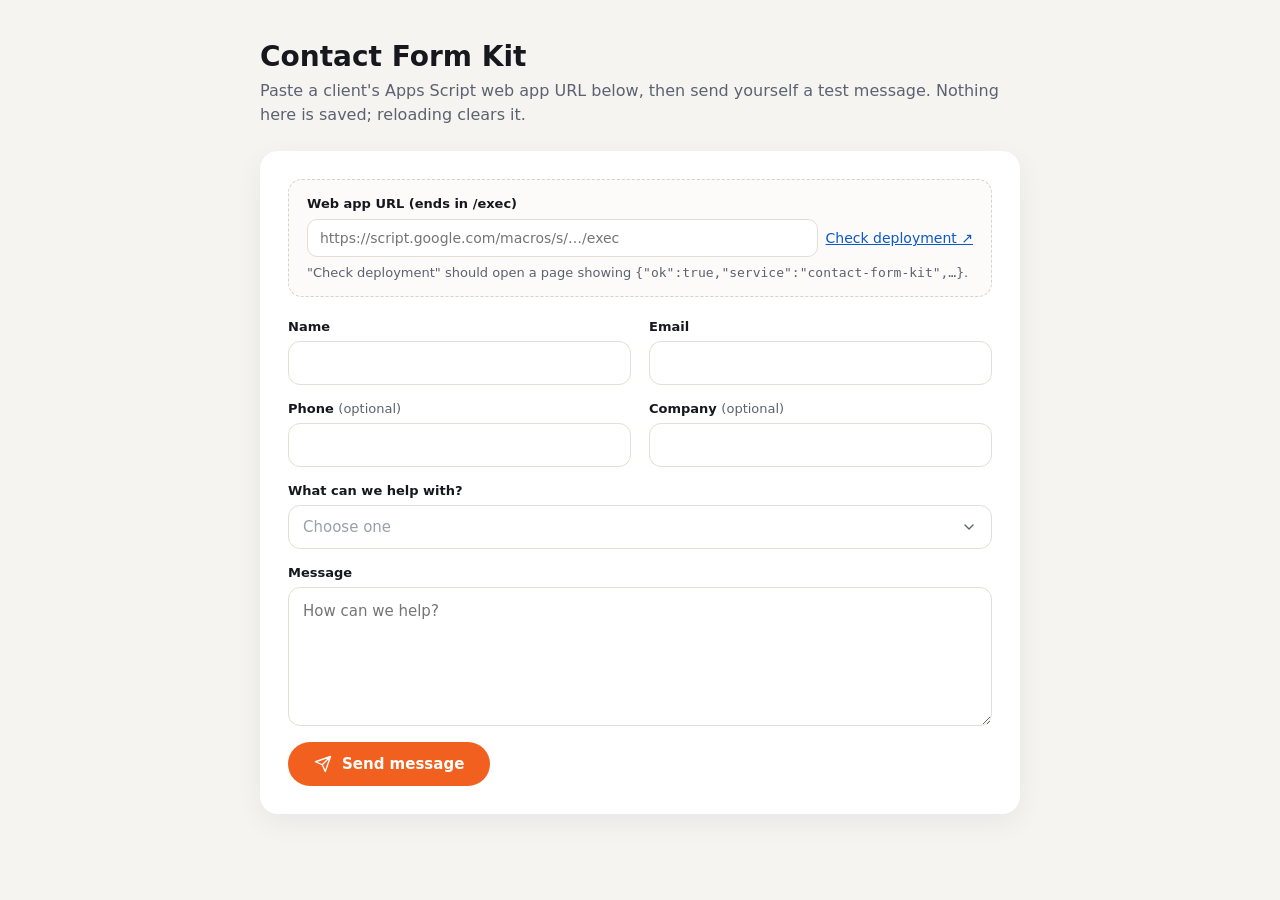
<file: demo/index.html>
<!doctype html>
<html lang="en">
<head>
  <meta charset="utf-8">
  <meta name="viewport" content="width=device-width, initial-scale=1">
  <title>Contact Form Kit Demo</title>
  <link rel="stylesheet" href="../web/contact-form.css">
  <style>
    body { margin: 0; background: #f6f4f1; color: #16181d; font-family: system-ui, -apple-system, "Segoe UI", sans-serif; }
    main { max-width: 760px; margin: 0 auto; padding: 40px 16px 60px; }
    h1 { margin: 0 0 6px; font-size: 28px; }
    .lede { margin: 0 0 24px; color: #5b6270; line-height: 1.5; }
    .card { background: #fff; border-radius: 18px; padding: 28px; box-shadow: 0 8px 28px rgba(20, 20, 30, .06); }
    .tester { margin-bottom: 22px; padding: 16px 18px; border: 1px dashed #d8d2c8; border-radius: 14px; background: #fcfbf9; }
    .tester label { display: block; font-size: 13px; font-weight: 600; margin-bottom: 8px; }
    .tester-row { display: flex; gap: 8px; flex-wrap: wrap; }
    .tester input { flex: 1 1 320px; min-width: 0; font: inherit; font-size: 14px; padding: 10px 12px; border: 1px solid #e3ded6; border-radius: 10px; }
    .tester a { align-self: center; font-size: 14px; color: #0a58ca; }
    .tester p { margin: 8px 0 0; font-size: 13px; color: #5b6270; }
    @media (max-width: 640px) { .card { padding: 20px 16px; } }
  </style>
</head>
<body>
  <main>
    <h1>Contact Form Kit</h1>
    <p class="lede">Paste a client's Apps Script web app URL below, then send yourself a test message. Nothing here is saved; reloading clears it.</p>

    <div class="card">
      <div class="tester">
        <label for="endpoint">Web app URL (ends in /exec)</label>
        <div class="tester-row">
          <input id="endpoint" type="url" placeholder="https://script.google.com/macros/s/…/exec">
          <a id="check" href="#" target="_blank" rel="noopener">Check deployment ↗</a>
        </div>
        <p>"Check deployment" should open a page showing <code>{"ok":true,"service":"contact-form-kit",…}</code>.</p>
      </div>

      <!-- Same markup as web/contact-form.html -->
      <form class="cfk-form" data-cfk-endpoint="">
        <div class="cfk-field">
          <label for="cfk-name">Name</label>
          <input id="cfk-name" name="name" type="text" autocomplete="name" required>
        </div>
        <div class="cfk-field">
          <label for="cfk-email">Email</label>
          <input id="cfk-email" name="email" type="email" autocomplete="email" required>
        </div>
        <div class="cfk-field">
          <label for="cfk-phone">Phone <span>(optional)</span></label>
          <input id="cfk-phone" name="phone" type="tel" autocomplete="tel">
        </div>
        <div class="cfk-field">
          <label for="cfk-company">Company <span>(optional)</span></label>
          <input id="cfk-company" name="company" type="text" autocomplete="organization">
        </div>
        <div class="cfk-field cfk-full">
          <label for="cfk-topic">What can we help with?</label>
          <select id="cfk-topic" name="topic" required>
            <option value="" disabled selected>Choose one</option>
            <option>Service one</option>
            <option>Service two</option>
            <option>Service three</option>
            <option>Something else</option>
          </select>
        </div>
        <div class="cfk-field cfk-full">
          <label for="cfk-message">Message</label>
          <textarea id="cfk-message" name="message" rows="5" required placeholder="How can we help?"></textarea>
        </div>
        <input class="cfk-trap" type="text" name="_gotcha" tabindex="-1" autocomplete="off" aria-hidden="true">
        <div class="cfk-foot cfk-full">
          <button class="cfk-button" type="submit"><svg viewBox="0 0 24 24"><path d="M22 2 11 13M22 2l-7 20-4-9-9-4z"/></svg>Send message</button>
          <p class="cfk-status" role="status" aria-live="polite"></p>
        </div>
      </form>
    </div>
  </main>

  <script src="../web/contact-form.js"></script>
  <script>
    // Demo only: copy the pasted URL onto the form and the "Check deployment" link.
    const input = document.getElementById("endpoint");
    const form = document.querySelector(".cfk-form");
    const check = document.getElementById("check");
    input.addEventListener("input", () => {
      const url = input.value.trim();
      form.setAttribute("data-cfk-endpoint", url);
      check.href = url || "#";
    });
  </script>
</body>
</html>
</file>
<file: web/contact-form.css>
/* Contact Form Kit: form styles.
   Everything is prefixed cfk- so it won't clash with a site's own CSS.
   Match a client's brand by changing the variables below (or overriding them in their CSS). */
.cfk-form {
  --cfk-accent: #f2601f;      /* button and focus color */
  --cfk-accent-text: #fff;    /* text on the button */
  --cfk-text: #16181d;
  --cfk-muted: #5b6270;
  --cfk-border: #e3ded6;
  --cfk-field-bg: #fff;
  --cfk-radius: 12px;
  --cfk-error: #b91c1c;
  --cfk-ok: #15803d;

  display: grid;
  grid-template-columns: 1fr 1fr;
  gap: 16px 18px;
  font: inherit;
  color: var(--cfk-text);
}
.cfk-form *, .cfk-form *::before, .cfk-form *::after { box-sizing: border-box; }

.cfk-field { display: flex; flex-direction: column; gap: 7px; min-width: 0; }
.cfk-full { grid-column: 1 / -1; }
.cfk-field label { font-size: 13px; font-weight: 600; }
.cfk-field label span { font-weight: 400; color: var(--cfk-muted); }

.cfk-field input,
.cfk-field select,
.cfk-field textarea {
  width: 100%;
  font: inherit;
  font-size: 15px;
  color: var(--cfk-text);
  background: var(--cfk-field-bg);
  border: 1px solid var(--cfk-border);
  border-radius: var(--cfk-radius);
  padding: 12px 14px;
  transition: border-color .2s, box-shadow .2s;
}
.cfk-field textarea { resize: vertical; min-height: 130px; line-height: 1.5; }
.cfk-field select {
  appearance: none;
  -webkit-appearance: none;
  padding-right: 40px;
  cursor: pointer;
  background: var(--cfk-field-bg) url("data:image/svg+xml,%3Csvg xmlns='http://www.w3.org/2000/svg' viewBox='0 0 24 24' fill='none' stroke='%235b6270' stroke-width='2' stroke-linecap='round' stroke-linejoin='round'%3E%3Cpath d='m6 9 6 6 6-6'/%3E%3C/svg%3E") no-repeat right 14px center / 16px;
}
.cfk-field select:invalid { color: #9aa0aa; }
.cfk-field select option { color: var(--cfk-text); }
.cfk-field select option[disabled] { color: #9aa0aa; }

.cfk-field input:focus,
.cfk-field select:focus,
.cfk-field textarea:focus {
  outline: none;
  border-color: var(--cfk-accent);
  box-shadow: 0 0 0 4px color-mix(in srgb, var(--cfk-accent) 15%, transparent);
}
.cfk-invalid input,
.cfk-invalid select,
.cfk-invalid textarea {
  border-color: var(--cfk-error);
  box-shadow: 0 0 0 4px color-mix(in srgb, var(--cfk-error) 10%, transparent);
}

/* Spam trap: kept off-screen so people never see it */
.cfk-trap { position: absolute; left: -9999px; width: 1px; height: 1px; opacity: 0; }

.cfk-foot { display: flex; align-items: center; gap: 18px; flex-wrap: wrap; }
.cfk-button {
  display: inline-flex;
  align-items: center;
  gap: 10px;
  font: inherit;
  font-weight: 600;
  font-size: 15px;
  color: var(--cfk-accent-text);
  background: var(--cfk-accent);
  border: 0;
  border-radius: 999px;
  padding: 13px 26px;
  cursor: pointer;
  transition: transform .2s, filter .2s;
}
.cfk-button:hover { transform: translateY(-2px); filter: brightness(1.05); }
.cfk-button:disabled { opacity: .6; cursor: wait; transform: none; }
.cfk-button svg { width: 18px; height: 18px; fill: none; stroke: currentColor; stroke-width: 1.8; stroke-linecap: round; stroke-linejoin: round; }

.cfk-status { margin: 0; font-size: 14px; color: var(--cfk-muted); }
.cfk-status.cfk-ok { color: var(--cfk-ok); font-weight: 600; }
.cfk-status.cfk-error { color: var(--cfk-error); }

@media (max-width: 640px) {
  .cfk-form { grid-template-columns: 1fr; }
}
</file>
